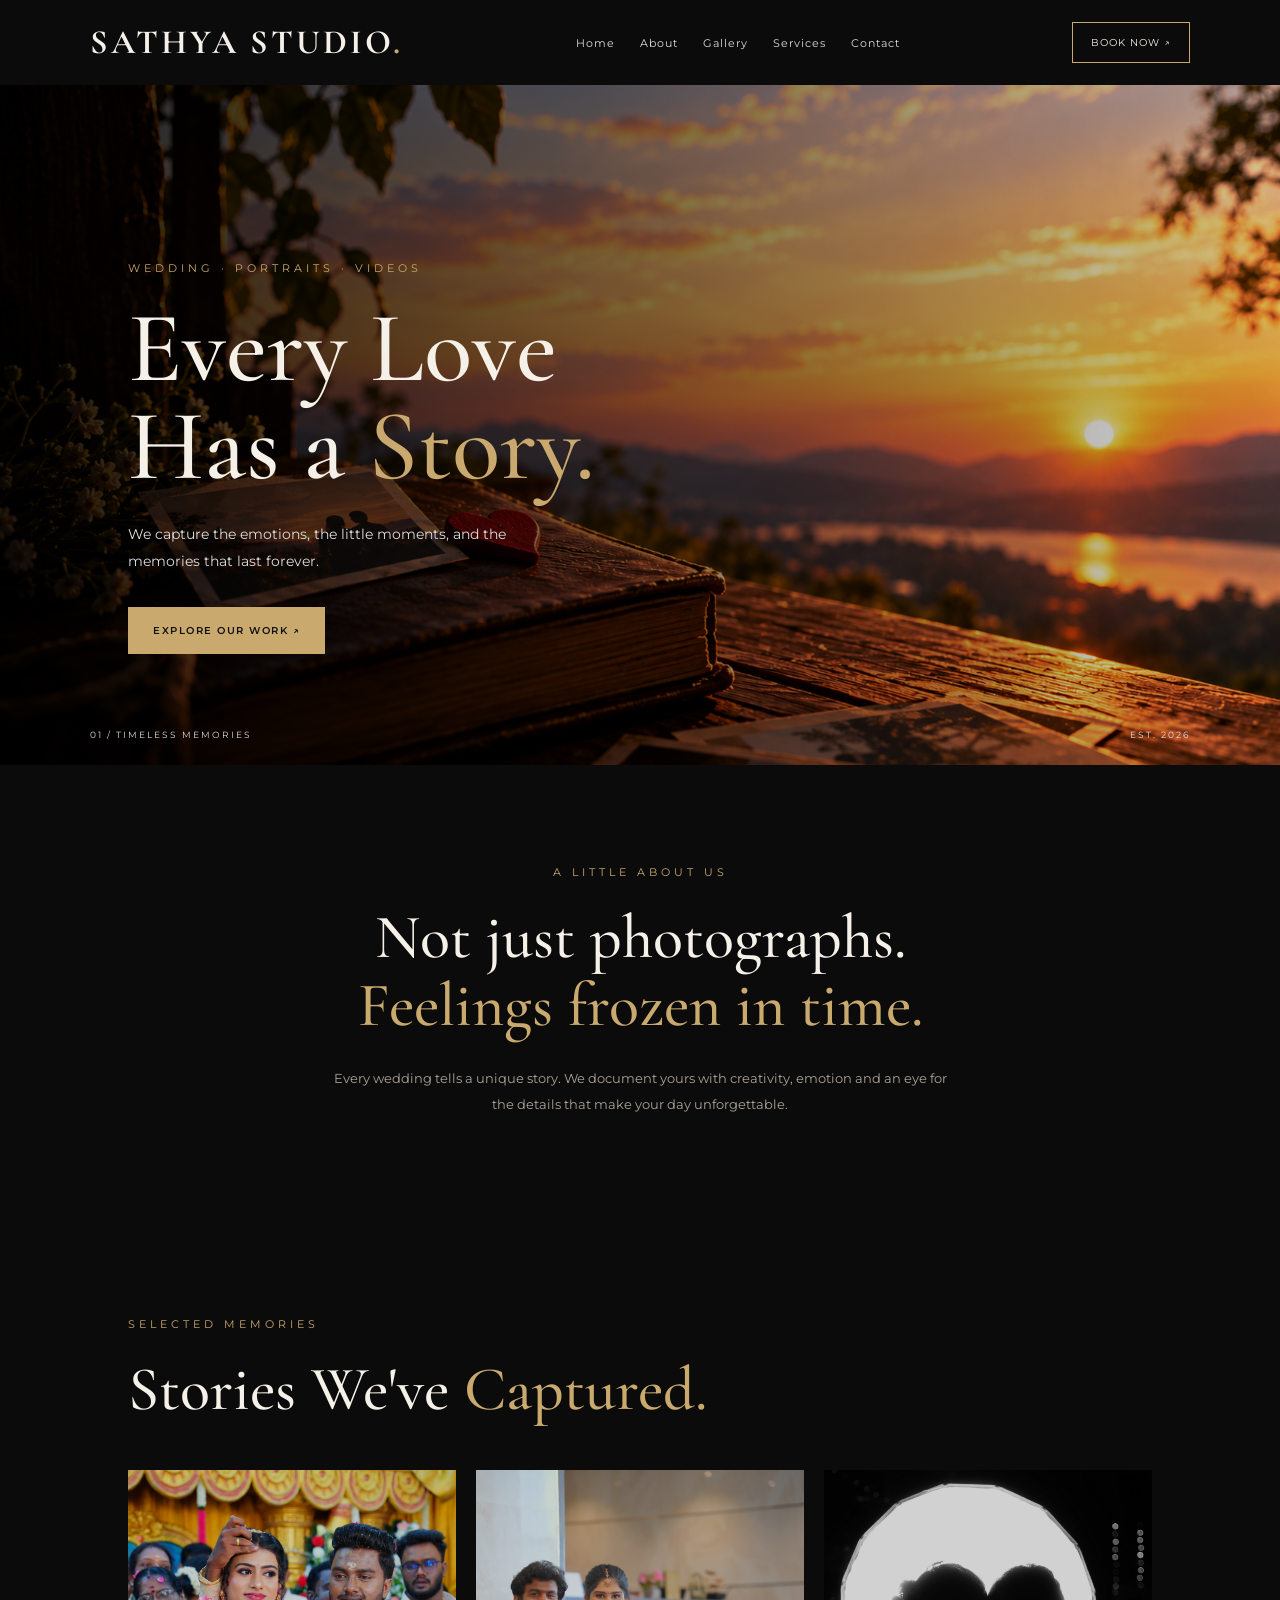
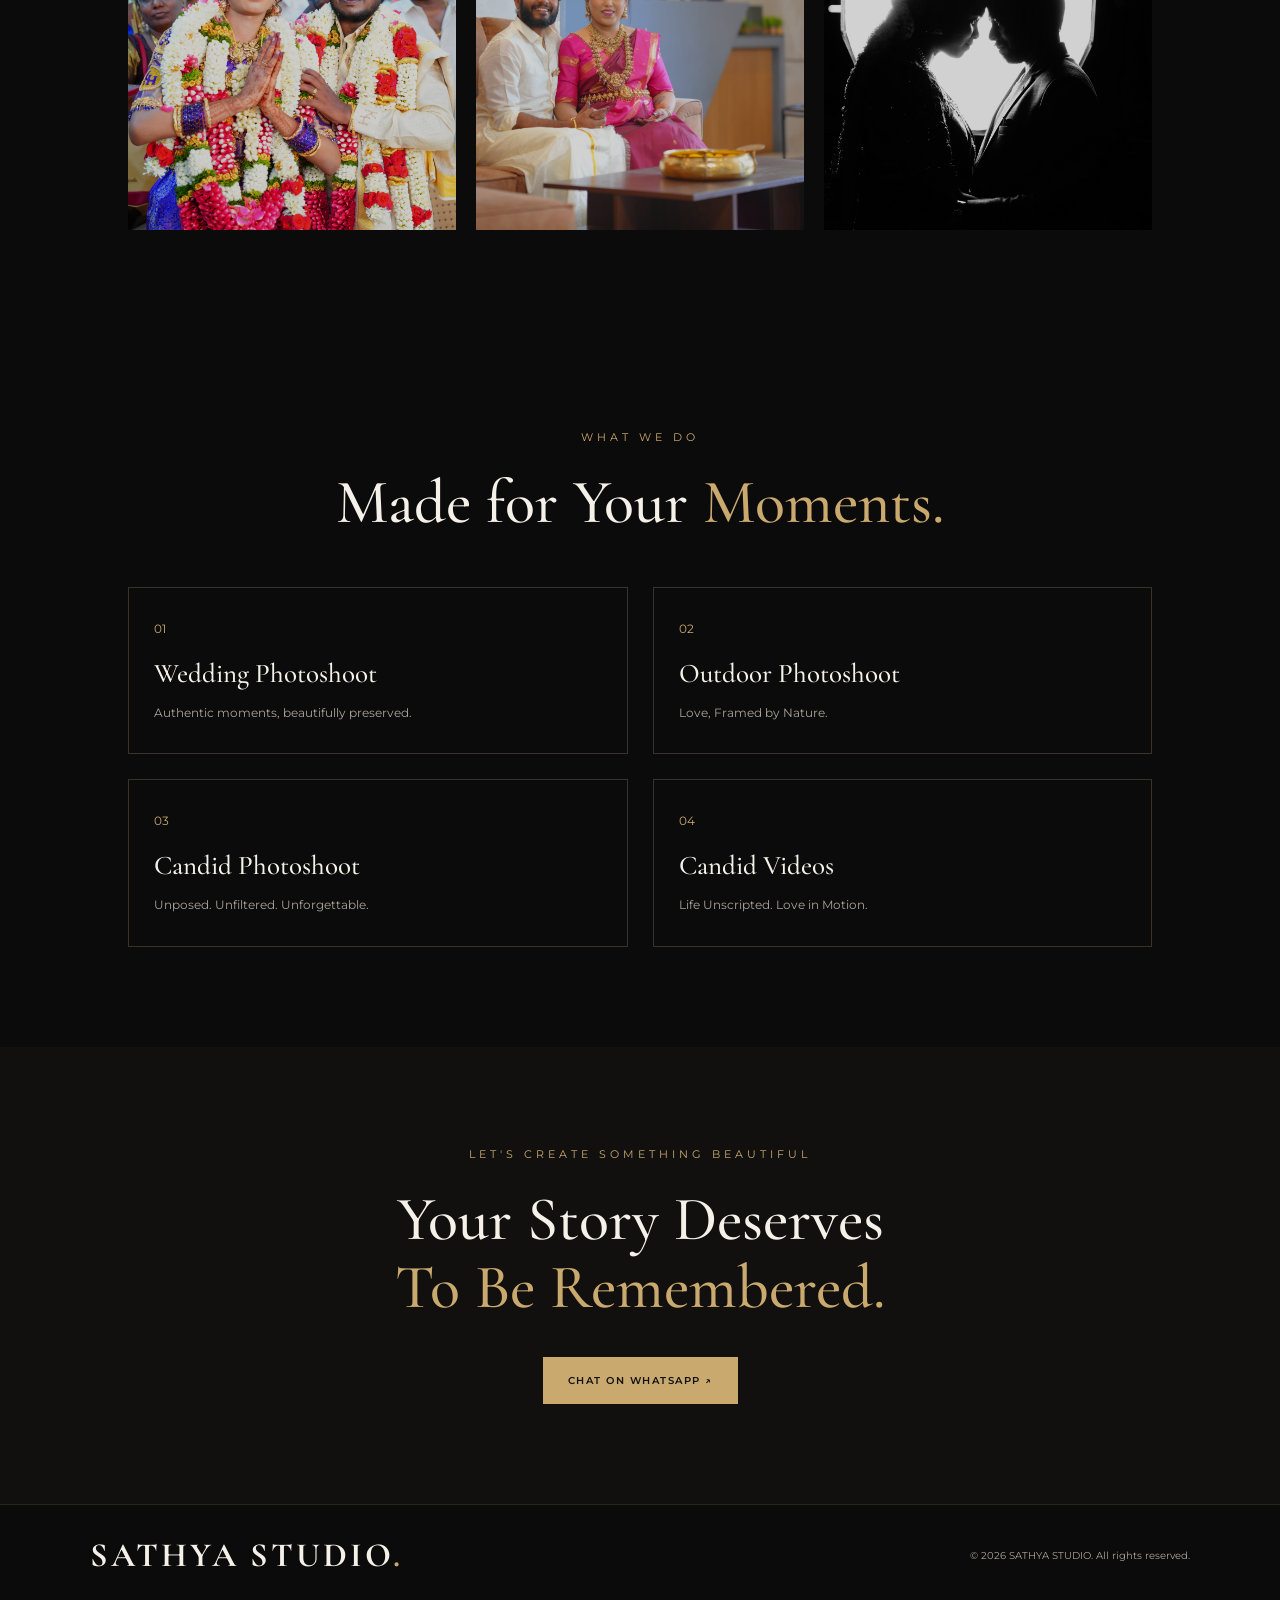
<file: index.html>
<!DOCTYPE html>
<html lang="en">
<head>
    <meta charset="UTF-8">
    <meta name="viewport" content="width=device-width, initial-scale=1.0">

    <title>SATHYA STUDIO | Wedding Photography</title>

    <link rel="stylesheet" href="style.css">
</head>
<body>

    <header class="navbar">
        <a href="#" class="logo">SATHYA STUDIO<span>.</span></a>

        <nav>
            <a href="#home">Home</a>
            <a href="#about">About</a>
            <a href="#gallery">Gallery</a>
            <a href="#services">Services</a>
            <a href="#contact">Contact</a>
        </nav>

        <a href="#contact" class="nav-button">BOOK NOW ↗</a>
    </header>

    <main>
        <section class="hero" id="home">
            <div class="hero-content">
                <p class="eyebrow">WEDDING · PORTRAITS · VIDEOS </p>

                <h1>Every Love<br>Has a <span>Story.</span></h1>

                <p class="hero-description">
                    We capture the emotions, the little moments,
                    and the memories that last forever.
                </p>

                <a href="#gallery" class="gold-button">
                    EXPLORE OUR WORK ↗
                </a>
            </div>

            <div class="hero-caption">
                <span>01 / TIMELESS MEMORIES</span>
                <span>EST. 2026</span>
            </div>
        </section>

        <section class="about section" id="about">
            <p class="eyebrow">A LITTLE ABOUT US</p>

            <h2>Not just photographs.<br>
                <span>Feelings frozen in time.</span>
            </h2>

            <p class="section-description">
                Every wedding tells a unique story. We document
                yours with creativity, emotion and an eye for
                the details that make your day unforgettable.
            </p>
        </section>

        <section class="gallery section" id="gallery">
            <p class="eyebrow">SELECTED MEMORIES</p>
            <h2>Stories We've <span>Captured.</span></h2>

            <div class="gallery-grid">
                <img
                    src="images/GPS04768.JPG"
                    alt="Wedding Ceremony">

                <img
                    src="images/DSC03690.JPG"
                    alt="Baby Shower Moments">

                <img
                    src="images/GPS07678.JPG"
                    alt="Couple shots">
            </div>
        </section>

        <section class="services section" id="services">
            <p class="eyebrow">WHAT WE DO</p>
            <h2>Made for Your <span>Moments.</span></h2>

            <div class="service-grid">
                <article>
                    <span>01</span>
                    <h3>Wedding Photoshoot</h3>
                    <p>Authentic moments, beautifully preserved.</p>
                </article>
                 <article>
                    <span>02</span>
                    <h3>Outdoor Photoshoot</h3>
                    <p>Love, Framed by Nature.</p>
                </article>
                <article>
                    <span>03</span>
                    <h3>Candid Photoshoot</h3>
                    <p>Unposed. Unfiltered. Unforgettable.</p>
                </article>

                <article>
                    <span>04</span>
                    <h3>Candid Videos</h3>
                    <p>Life Unscripted. Love in Motion.</p>
                </article>
            </div>
        </section>

        <section class="contact section" id="contact">
            <p class="eyebrow">LET'S CREATE SOMETHING BEAUTIFUL</p>

            <h2>Your Story Deserves<br>
                <span>To Be Remembered.</span>
            </h2>

            <a
                href="https://wa.me/919965356071"
                class="gold-button"
                target="_blank"
                rel="noopener noreferrer">
                CHAT ON WHATSAPP ↗
            </a>
        </section>
    </main>

    <footer>
        <a href="#" class="logo">SATHYA STUDIO<span>.</span></a>
        <p>© 2026 SATHYA STUDIO. All rights reserved.</p>
    </footer>

    <script src="script.js"></script>
</body>
</html>
</file>
<file: style.css>
@import url('https://fonts.googleapis.com/css2?family=Cormorant+Garamond:wght@400;500;600;700&family=Montserrat:wght@300;400;500;600&display=swap');

:root {
    --black: #0b0b0b;
    --gold: #c9a96e;
    --white: #f5f1e9;
    --muted: #aaa39a;
}

* {
    margin: 0;
    padding: 0;
    box-sizing: border-box;
}

html {
    scroll-behavior: smooth;
}

body {
    background: var(--black);
    color: var(--white);
    font-family: 'Montserrat', sans-serif;
}

a {
    color: inherit;
    text-decoration: none;
}

.navbar {
    min-height: 85px;
    padding: 20px 7%;
    display: flex;
    justify-content: space-between;
    align-items: center;
    gap: 25px;
    background: #0b0b0b;
}

.logo {
    font-family: 'Cormorant Garamond', serif;
    font-size: 34px;
    font-weight: 700;
    letter-spacing: 3px;
}

.logo span,
h1 span,
h2 span {
    color: var(--gold);
}

nav {
    display: flex;
    gap: 25px;
}

nav a {
    font-size: 11px;
    letter-spacing: 1px;
    color: #ddd;
    transition: color 0.3s;
}

nav a:hover {
    color: var(--gold);
}

.nav-button {
    border: 1px solid var(--gold);
    padding: 13px 18px;
    font-size: 10px;
    letter-spacing: 1px;
}

.hero {
    min-height: 680px;
    padding: 100px 10% 35px;
    position: relative;
    display: flex;
    align-items: center;
    background:
        linear-gradient(90deg, rgba(0,0,0,.88), rgba(0,0,0,.15)),
        url("images/Nostalgic Sunset Memories.png")
        center/cover no-repeat;
}

.hero-content {
    max-width: 620px;
}

.eyebrow {
    color: var(--gold);
    font-size: 11px;
    letter-spacing: 4px;
    margin-bottom: 25px;
}

h1,
h2,
h3 {
    font-family: 'Cormorant Garamond', serif;
    font-weight: 500;
}

h1 {
    font-size: clamp(58px, 8vw, 100px);
    line-height: .98;
    margin-bottom: 25px;
}

.hero-description {
    max-width: 420px;
    color: #ddd;
    font-size: 14px;
    line-height: 1.9;
    margin-bottom: 32px;
}

.gold-button {
    display: inline-block;
    background: var(--gold);
    color: #111;
    padding: 17px 25px;
    font-size: 10px;
    letter-spacing: 1.5px;
    font-weight: 600;
    transition: background .3s, transform .3s;
}

.gold-button:hover {
    background: #e0c18a;
    transform: translateY(-3px);
}

.hero-caption {
    position: absolute;
    bottom: 25px;
    left: 7%;
    right: 7%;
    display: flex;
    justify-content: space-between;
    font-size: 9px;
    letter-spacing: 2px;
    color: #ddd;
}

.section {
    padding: 100px 10%;
}

.about,
.services {
    text-align: center;
}

h2 {
    font-size: clamp(38px, 5vw, 62px);
    line-height: 1.1;
    margin-bottom: 25px;
}

.section-description {
    max-width: 620px;
    margin: 0 auto;
    color: var(--muted);
    line-height: 2;
    font-size: 13px;
}

.gallery-grid {
    display: grid;
    grid-template-columns: repeat(3, 1fr);
    gap: 20px;
    margin-top: 45px;
}

.gallery-grid img {
    display: block;
    width: 100%;
    height: 360px;
    object-fit: cover;
    filter: brightness(.82);
    transition: filter .3s, transform .3s;
}

.gallery-grid img:hover {
    filter: brightness(1);
    transform: translateY(-5px);
}

.service-grid {
    display: grid;
    grid-template-columns: repeat(2, 1fr);
    gap: 25px;
    margin-top: 50px;
    text-align: left;
}

.service-grid article {
    padding: 30px 25px;
    border: 1px solid #39332a;
}

.service-grid article > span {
    color: var(--gold);
    font-size: 12px;
}

.service-grid h3 {
    font-size: 27px;
    margin: 20px 0 12px;
}

.service-grid p {
    color: var(--muted);
    font-size: 12px;
    line-height: 1.8;
}

.contact {
    text-align: center;
    background: #11100e;
}

.contact h2 {
    margin-bottom: 35px;
}

.contact-note {
    color: var(--muted);
    font-size: 10px;
    line-height: 1.8;
    margin-top: 20px;
}

footer {
    padding: 30px 7%;
    display: flex;
    justify-content: space-between;
    align-items: center;
    gap: 20px;
    border-top: 1px solid #29251f;
}

footer p {
    color: var(--muted);
    font-size: 10px;
}

@media (max-width: 900px) {
    .navbar {
        flex-wrap: wrap;
    }

    nav {
        order: 3;
        width: 100%;
        justify-content: center;
        flex-wrap: wrap;
        gap: 15px;
    }

    .hero {
        min-height: 600px;
        padding-left: 7%;
        padding-right: 7%;
    }

    .gallery-grid img {
        height: 250px;
    }
}

@media (max-width: 600px) {
    .navbar {
        padding: 20px 5%;
    }

    .nav-button {
        padding: 10px;
    }

    nav a {
        font-size: 10px;
    }

    .hero {
        min-height: 570px;
        background-position: 60% center;
    }

    .hero-description {
        font-size: 12px;
    }

    .section {
        padding: 70px 6%;
    }

    .gallery-grid,
    .service-grid {
        grid-template-columns: 1fr;
    }

    .gallery-grid img {
        height: 350px;
    }

    footer {
        flex-direction: column;
        text-align: center;
    }
}
</file>
